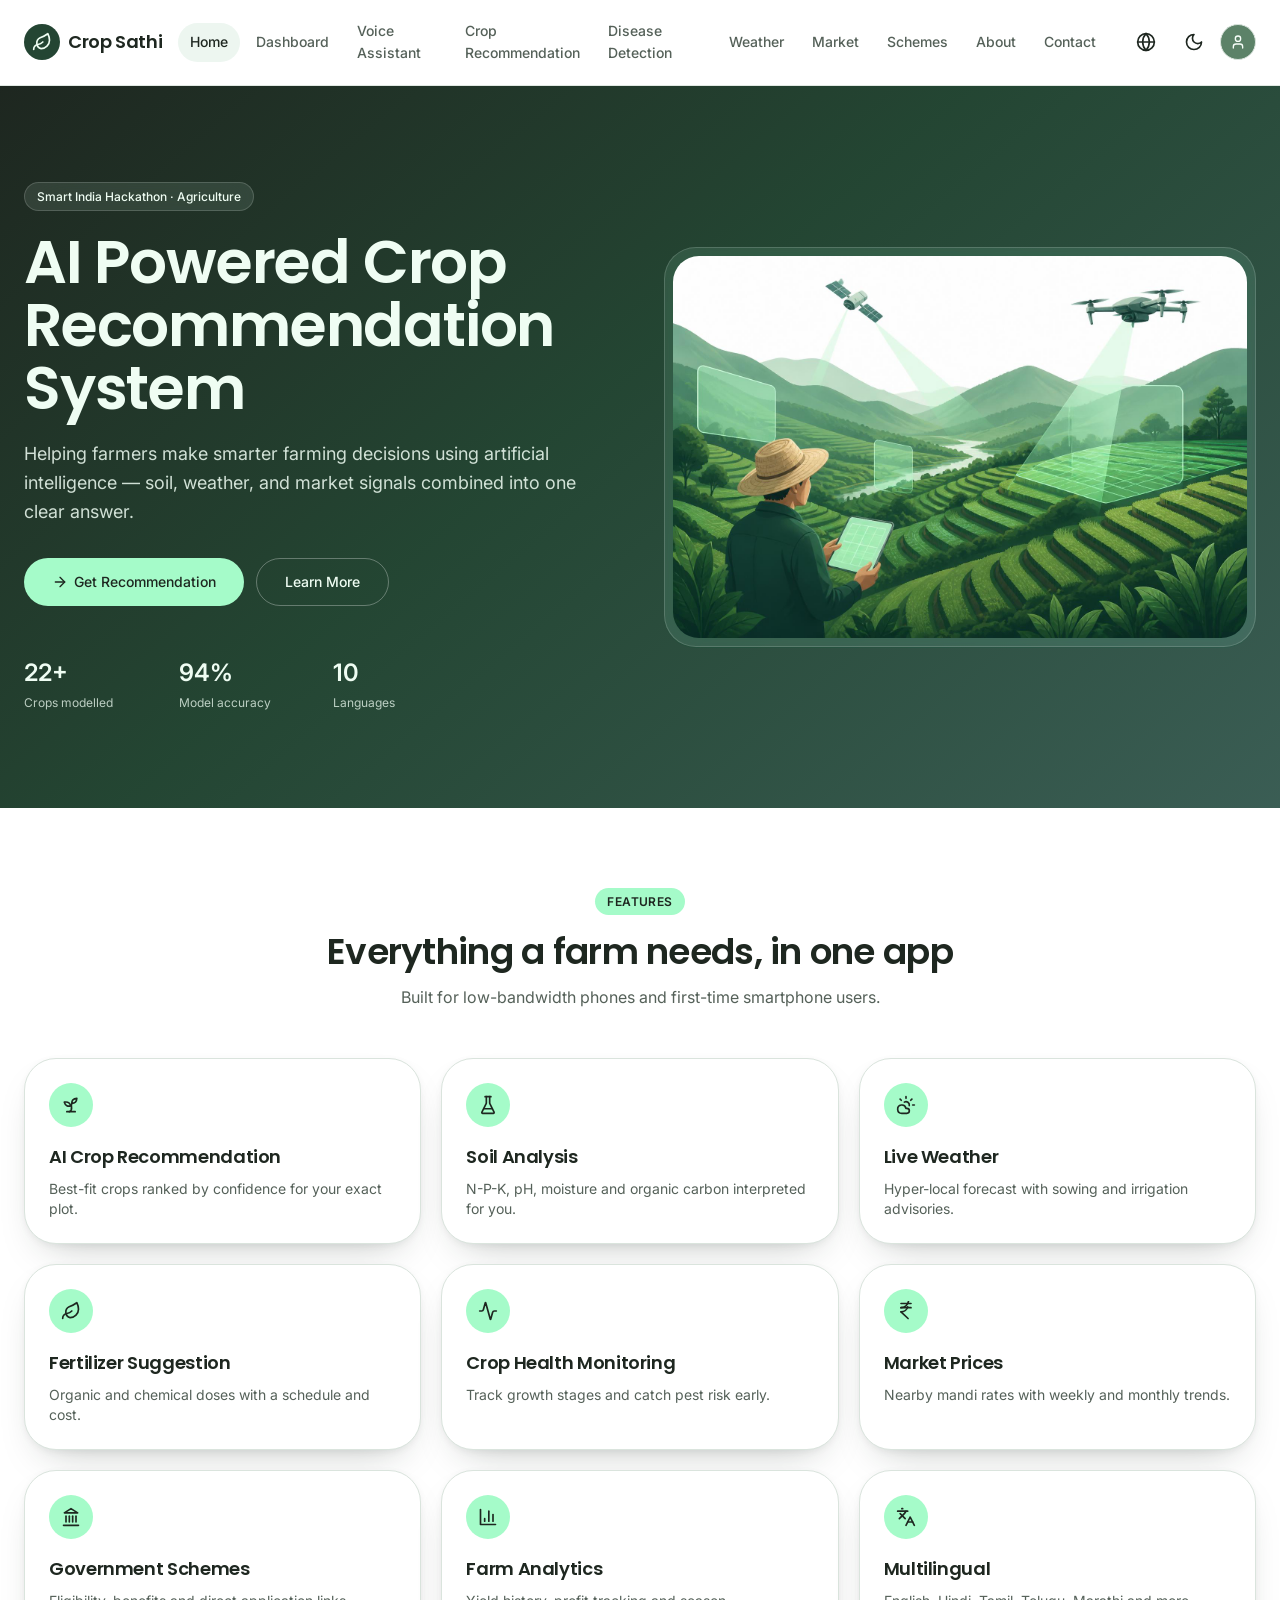
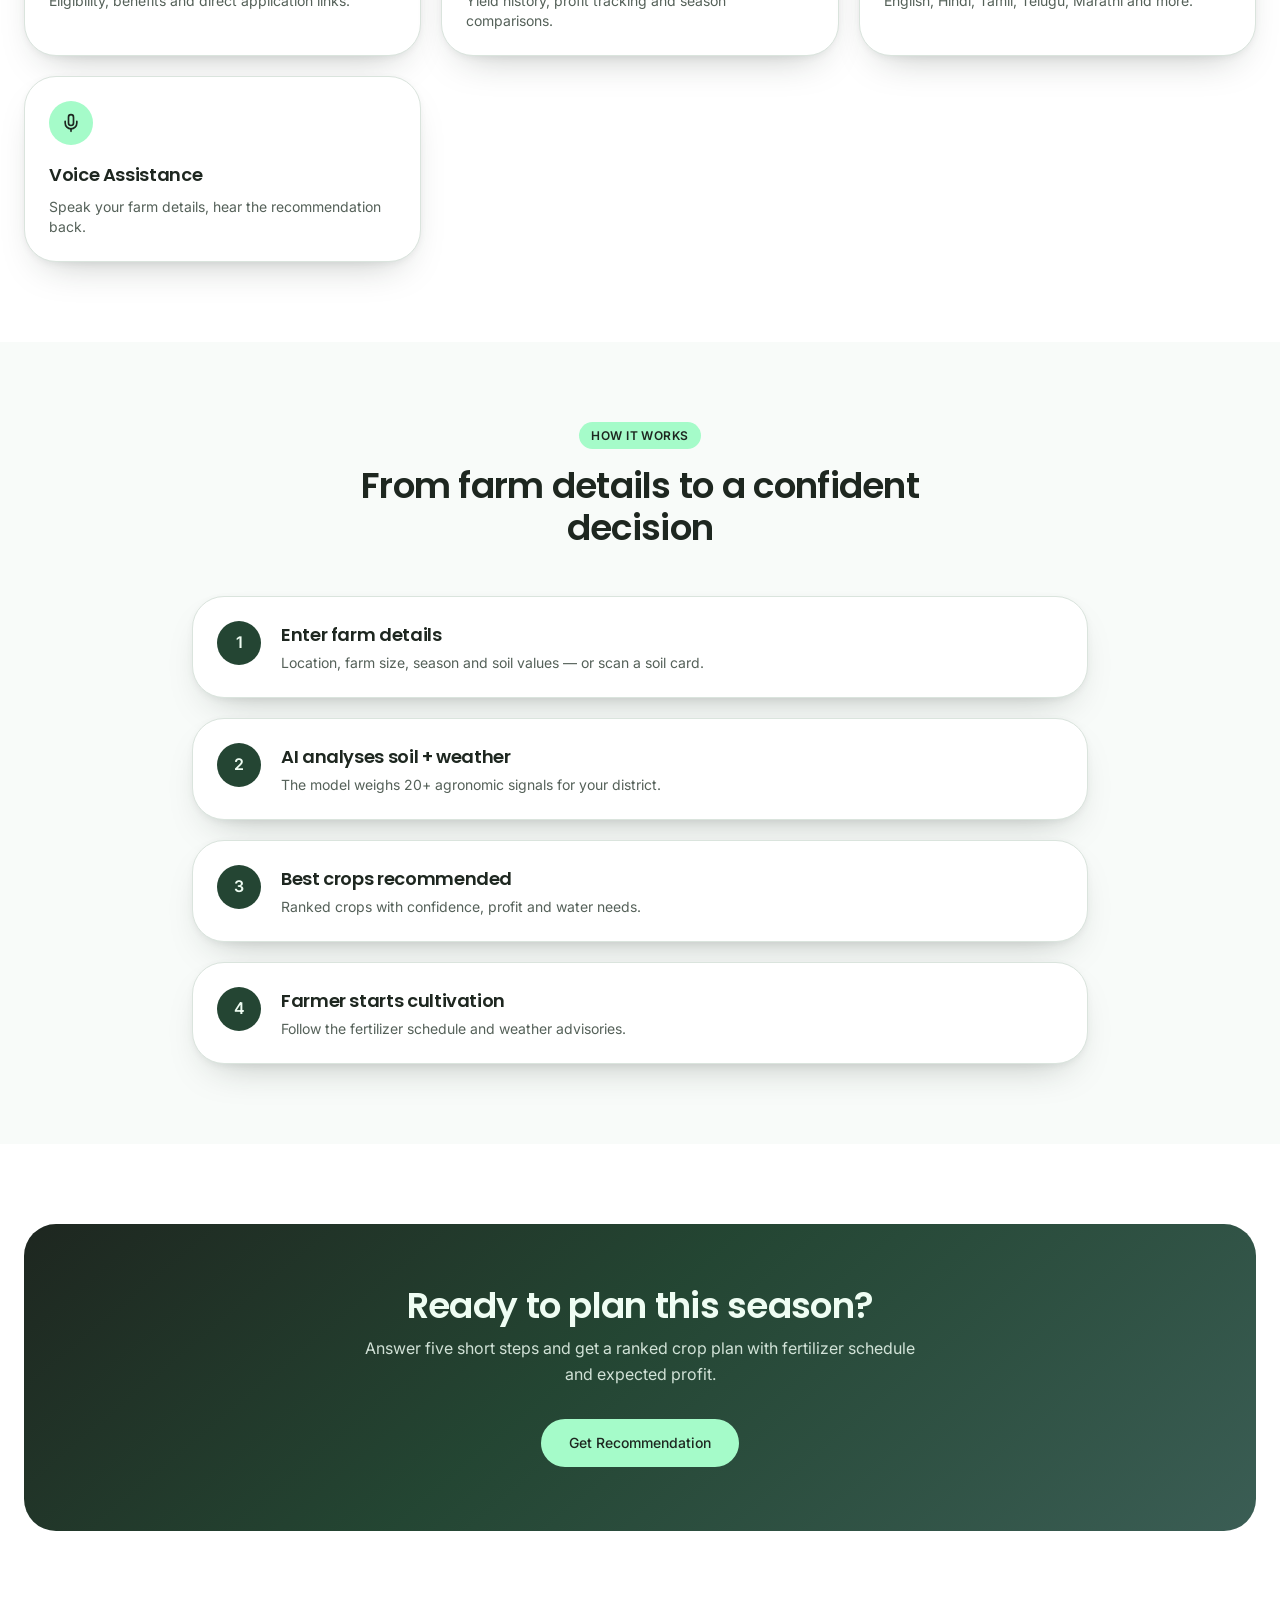
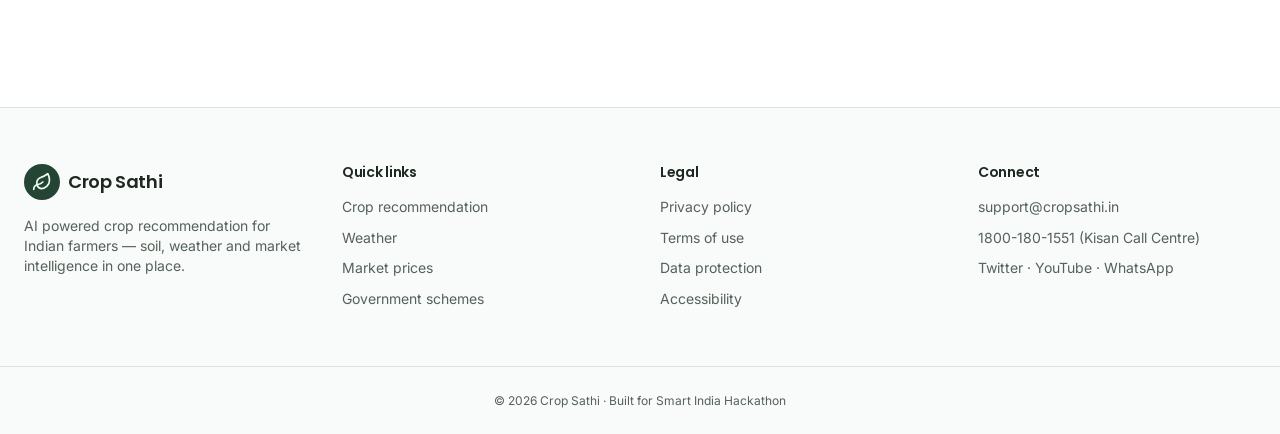
<file: frontend/index.html>
<!DOCTYPE html>
<html lang="en">
<head>
  <meta charset="UTF-8">
  <meta name="viewport" content="width=device-width, initial-scale=1.0">

  <!-- SEO -->
  <title>Crop Sathi — AI Crop Recommendation for Farmers</title>
  <meta name="description" content="AI powered crop recommendation, weather, mandi prices and government schemes for Indian farmers.">
  <meta name="author" content="Crop Sathi">
  <meta property="og:title" content="Crop Sathi — AI Crop Recommendation for Farmers">
  <meta property="og:description" content="Smarter farming decisions using artificial intelligence.">
  <meta property="og:type" content="website">
  <meta name="twitter:card" content="summary_large_image">

  <!-- Fonts -->
  <link rel="preconnect" href="https://fonts.googleapis.com">
  <link rel="preconnect" href="https://fonts.gstatic.com" crossorigin>
  <link rel="stylesheet" href="https://fonts.googleapis.com/css2?family=Inter:wght@400;500;600&family=Poppins:wght@500;600;700&display=swap">

  <!-- Favicon removed -->

  <!-- PWA Manifest -->
  <link rel="manifest" href="manifest.json">
  <meta name="theme-color" content="#294936">
  <meta name="apple-mobile-web-app-capable" content="yes">
  <meta name="apple-mobile-web-app-status-bar-style" content="black-translucent">

  <!-- Styles -->
  <link rel="stylesheet" href="css/style.css">
</head>
<body>

  <!-- SPA mount point -->
  <div id="app"></div>

  <!-- Scripts -->
  <script src="js/icons.js"></script>
  <script src="js/db.js"></script>
  <script src="js/cropData.js"></script>
  <script src="js/voice.js"></script>
  <script src="js/app.js"></script>

  <!-- Service Worker Registration -->
  <script>
    if ('serviceWorker' in navigator) {
      window.addEventListener('load', () => {
        navigator.serviceWorker.register('sw.js')
          .then(reg => console.log('SW registered:', reg.scope))
          .catch(err => console.warn('SW registration failed:', err));
      });
    }
  </script>
</body>
</html>
</file>
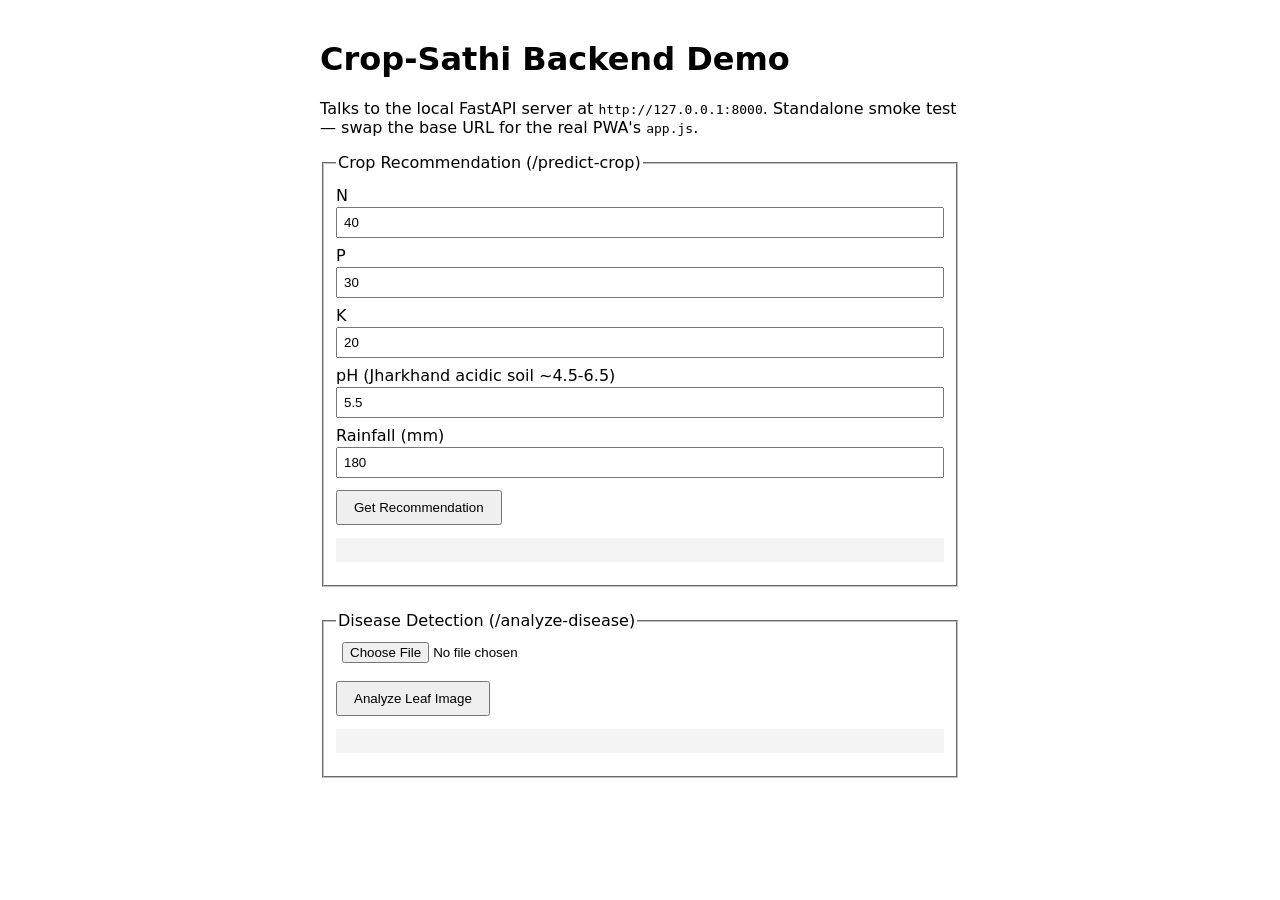
<file: backend/frontend/demo.html>
<!doctype html>
<html lang="en">
<head>
<meta charset="utf-8" />
<title>Crop-Sathi Backend Demo</title>
<style>
  body { font-family: system-ui, sans-serif; max-width: 640px; margin: 40px auto; padding: 0 16px; }
  fieldset { margin-bottom: 24px; }
  label { display: block; margin: 8px 0 2px; }
  input { width: 100%; padding: 6px; box-sizing: border-box; }
  button { margin-top: 12px; padding: 8px 16px; cursor: pointer; }
  pre { background: #f4f4f4; padding: 12px; overflow-x: auto; white-space: pre-wrap; }
</style>
</head>
<body>
<h1>Crop-Sathi Backend Demo</h1>
<p>Talks to the local FastAPI server at <code>http://127.0.0.1:8000</code>. Standalone smoke test — swap the base URL for the real PWA's <code>app.js</code>.</p>

<fieldset>
  <legend>Crop Recommendation (/predict-crop)</legend>
  <label>N</label><input id="N" type="number" value="40" />
  <label>P</label><input id="P" type="number" value="30" />
  <label>K</label><input id="K" type="number" value="20" />
  <label>pH (Jharkhand acidic soil ~4.5-6.5)</label><input id="ph" type="number" step="0.1" value="5.5" />
  <label>Rainfall (mm)</label><input id="rainfall" type="number" value="180" />
  <button onclick="predictCrop()">Get Recommendation</button>
  <pre id="cropOut"></pre>
</fieldset>

<fieldset>
  <legend>Disease Detection (/analyze-disease)</legend>
  <input id="imageFile" type="file" accept="image/*" />
  <button onclick="analyzeDisease()">Analyze Leaf Image</button>
  <pre id="diseaseOut"></pre>
</fieldset>

<script>
const BASE_URL = "http://127.0.0.1:8000";

async function predictCrop() {
  const body = {
    N: Number(document.getElementById("N").value),
    P: Number(document.getElementById("P").value),
    K: Number(document.getElementById("K").value),
    ph: Number(document.getElementById("ph").value),
    rainfall: Number(document.getElementById("rainfall").value),
  };
  const out = document.getElementById("cropOut");
  try {
    const res = await fetch(`${BASE_URL}/predict-crop`, {
      method: "POST",
      headers: { "Content-Type": "application/json" },
      body: JSON.stringify(body),
    });
    out.textContent = JSON.stringify(await res.json(), null, 2);
  } catch (e) {
    out.textContent = "Offline or server unreachable — queue this payload in IndexedDB for background sync.\n" + e;
  }
}

async function analyzeDisease() {
  const fileInput = document.getElementById("imageFile");
  const out = document.getElementById("diseaseOut");
  if (!fileInput.files.length) { out.textContent = "Pick an image first."; return; }
  const formData = new FormData();
  formData.append("file", fileInput.files[0]);
  try {
    const res = await fetch(`${BASE_URL}/analyze-disease?model=resnet50`, {
      method: "POST",
      body: formData,
    });
    out.textContent = JSON.stringify(await res.json(), null, 2);
  } catch (e) {
    out.textContent = "Offline or server unreachable — queue the image in IndexedDB for background sync.\n" + e;
  }
}
</script>
</body>
</html>
</file>
<file: frontend/css/style.css>
/* ================================================================
   Crop Sathi — Design System  (vanilla CSS, zero dependencies)
   Palette: #212922 dark-forest, #294936 deep-green, #3E6259 teal,
            #5B8266 sage, #AEF6C7 mint-accent, #FFFFFF white.
   ================================================================ */

/* ── Google Fonts (loaded in index.html, declared here) ── */
:root {
  /* ── Radii ── */
  --radius: 1.125rem;
  --radius-sm: calc(var(--radius) - 6px);
  --radius-md: calc(var(--radius) - 4px);
  --radius-lg: var(--radius);
  --radius-xl: calc(var(--radius) + 4px);
  --radius-2xl: calc(var(--radius) + 8px);
  --radius-3xl: calc(var(--radius) + 14px);

  /* ── Fonts ── */
  --font-sans: "Inter", ui-sans-serif, system-ui, -apple-system, sans-serif;
  --font-display: "Poppins", "Inter", ui-sans-serif, sans-serif;

  /* ── Light-mode colours (oklch) ── */
  --background: oklch(1 0 0);
  --foreground: oklch(0.26 0.018 152);
  --card: oklch(1 0 0);
  --card-foreground: oklch(0.26 0.018 152);
  --popover: oklch(1 0 0);
  --popover-foreground: oklch(0.26 0.018 152);

  --primary: oklch(0.36 0.052 158);
  --primary-foreground: oklch(0.98 0.02 155);
  --secondary: oklch(0.45 0.043 176);
  --secondary-foreground: oklch(0.98 0.02 155);
  --muted: oklch(0.965 0.012 155);
  --muted-foreground: oklch(0.48 0.02 155);
  --accent: oklch(0.92 0.108 158);
  --accent-foreground: oklch(0.26 0.018 152);

  --sage: oklch(0.57 0.058 155);
  --sage-foreground: oklch(0.99 0.01 155);
  --forest: oklch(0.26 0.018 152);
  --mint: oklch(0.92 0.108 158);

  --destructive: oklch(0.58 0.21 27);
  --destructive-foreground: oklch(0.99 0 0);
  --border: oklch(0.91 0.014 155);
  --input: oklch(0.91 0.014 155);
  --ring: oklch(0.57 0.058 155);

  --chart-1: oklch(0.36 0.052 158);
  --chart-2: oklch(0.57 0.058 155);
  --chart-3: oklch(0.45 0.043 176);
  --chart-4: oklch(0.78 0.13 150);
  --chart-5: oklch(0.86 0.1 100);

  /* ── Gradients & shadows ── */
  --gradient-hero: linear-gradient(
    140deg,
    oklch(0.26 0.018 152) 0%,
    oklch(0.36 0.052 158) 45%,
    oklch(0.45 0.043 176) 100%
  );
  --gradient-mint: linear-gradient(120deg, oklch(0.92 0.108 158), oklch(0.86 0.09 175));
  --shadow-soft: 0 2px 8px -2px oklch(0.26 0.018 152 / 0.08),
    0 18px 40px -22px oklch(0.26 0.018 152 / 0.35);
  --shadow-lift: 0 8px 20px -6px oklch(0.26 0.018 152 / 0.18),
    0 28px 60px -28px oklch(0.26 0.018 152 / 0.45);
}

/* ── Dark mode ── */
.dark {
  --background: oklch(0.23 0.016 152);
  --foreground: oklch(0.96 0.012 155);
  --card: oklch(0.29 0.03 156);
  --card-foreground: oklch(0.96 0.012 155);
  --popover: oklch(0.29 0.03 156);
  --popover-foreground: oklch(0.96 0.012 155);

  --primary: oklch(0.92 0.108 158);
  --primary-foreground: oklch(0.24 0.02 152);
  --secondary: oklch(0.45 0.043 176);
  --secondary-foreground: oklch(0.98 0.01 155);
  --muted: oklch(0.32 0.026 155);
  --muted-foreground: oklch(0.76 0.03 155);
  --accent: oklch(0.45 0.043 176);
  --accent-foreground: oklch(0.96 0.012 155);

  --sage: oklch(0.57 0.058 155);
  --sage-foreground: oklch(0.99 0.01 155);
  --forest: oklch(0.2 0.014 152);
  --mint: oklch(0.92 0.108 158);

  --destructive: oklch(0.65 0.19 25);
  --destructive-foreground: oklch(0.99 0 0);
  --border: oklch(1 0 0 / 12%);
  --input: oklch(1 0 0 / 16%);
  --ring: oklch(0.92 0.108 158);

  --chart-1: oklch(0.92 0.108 158);
  --chart-2: oklch(0.57 0.058 155);
  --chart-3: oklch(0.72 0.09 176);
  --chart-4: oklch(0.8 0.12 150);
  --chart-5: oklch(0.86 0.1 100);

  --shadow-soft: 0 2px 10px -2px oklch(0 0 0 / 0.4),
    0 20px 50px -24px oklch(0 0 0 / 0.7);
  --shadow-lift: 0 10px 24px -8px oklch(0 0 0 / 0.5),
    0 32px 70px -30px oklch(0 0 0 / 0.8);
}

/* ── Reset ── */
*,
*::before,
*::after {
  margin: 0;
  padding: 0;
  box-sizing: border-box;
  border-color: var(--border);
}

html {
  scroll-behavior: smooth;
  -webkit-text-size-adjust: 100%;
}

body {
  background-color: var(--background);
  color: var(--foreground);
  font-family: var(--font-sans);
  -webkit-font-smoothing: antialiased;
  -moz-osx-font-smoothing: grayscale;
  line-height: 1.6;
  min-height: 100vh;
}

h1, h2, h3, h4 {
  font-family: var(--font-display);
  letter-spacing: -0.02em;
  line-height: 1.15;
}

a {
  color: inherit;
  text-decoration: none;
}

img {
  max-width: 100%;
  height: auto;
  display: block;
}

ul, ol {
  list-style: none;
}

button {
  cursor: pointer;
  font: inherit;
  border: none;
  background: none;
}

input, textarea, select {
  font: inherit;
}

/* ================================================================
   LAYOUT UTILITIES
   ================================================================ */

.container {
  max-width: 80rem;
  margin-inline: auto;
  padding-inline: 1rem;
}

@media (min-width: 640px) {
  .container { padding-inline: 1.5rem; }
}

/* ── Grid helpers ── */
.grid { display: grid; gap: 1.25rem; }
.grid-2 { grid-template-columns: repeat(2, 1fr); }
.grid-3 { grid-template-columns: repeat(3, 1fr); }
.grid-4 { grid-template-columns: repeat(4, 1fr); }
.grid-7 { grid-template-columns: repeat(7, 1fr); }

@media (max-width: 1023px) {
  .lg-grid-3 { grid-template-columns: 1fr; }
  .lg-grid-7 { grid-template-columns: repeat(4, 1fr); }
  .lg-grid-2 { grid-template-columns: 1fr; }
  .lg-col-span-2 { grid-column: span 1; }
  .lg-col-span-3 { grid-column: span 1; }
}

@media (max-width: 639px) {
  .sm-grid-1 { grid-template-columns: 1fr; }
  .sm-grid-2 { grid-template-columns: repeat(2, 1fr); }
  .lg-grid-7 { grid-template-columns: repeat(2, 1fr); }
}

.flex { display: flex; }
.flex-wrap { flex-wrap: wrap; }
.items-center { align-items: center; }
.items-start { align-items: flex-start; }
.justify-between { justify-content: space-between; }
.justify-center { justify-content: center; }
.gap-1 { gap: 0.25rem; }
.gap-2 { gap: 0.5rem; }
.gap-3 { gap: 0.75rem; }
.gap-4 { gap: 1rem; }
.gap-5 { gap: 1.25rem; }
.gap-6 { gap: 1.5rem; }
.gap-10 { gap: 2.5rem; }
.gap-12 { gap: 3rem; }

.text-center { text-align: center; }
.text-left { text-align: left; }
.text-xs { font-size: 0.75rem; line-height: 1rem; }
.text-sm { font-size: 0.875rem; line-height: 1.25rem; }
.text-base { font-size: 1rem; line-height: 1.5rem; }
.text-lg { font-size: 1.125rem; line-height: 1.75rem; }
.text-xl { font-size: 1.25rem; line-height: 1.75rem; }
.text-2xl { font-size: 1.5rem; line-height: 2rem; }
.text-3xl { font-size: 1.875rem; line-height: 2.25rem; }
.text-4xl { font-size: 2.25rem; line-height: 2.5rem; }
.text-6xl { font-size: 3.75rem; line-height: 1; }
.text-7xl { font-size: 4.5rem; line-height: 1; }

.font-medium { font-weight: 500; }
.font-semibold { font-weight: 600; }
.font-bold { font-weight: 700; }

.w-full { width: 100%; }
.min-w-0 { min-width: 0; }
.max-w-md { max-width: 28rem; }
.max-w-xl { max-width: 36rem; }
.max-w-2xl { max-width: 42rem; }
.max-w-4xl { max-width: 56rem; }

.mx-auto { margin-inline: auto; }
.mt-1 { margin-top: 0.25rem; }
.mt-2 { margin-top: 0.5rem; }
.mt-3 { margin-top: 0.75rem; }
.mt-4 { margin-top: 1rem; }
.mt-5 { margin-top: 1.25rem; }
.mt-6 { margin-top: 1.5rem; }
.mt-8 { margin-top: 2rem; }
.mt-10 { margin-top: 2.5rem; }
.mt-12 { margin-top: 3rem; }
.mt-24 { margin-top: 6rem; }
.mb-8 { margin-bottom: 2rem; }
.mb-12 { margin-bottom: 3rem; }

.p-2 { padding: 0.5rem; }
.p-3 { padding: 0.75rem; }
.p-4 { padding: 1rem; }
.p-5 { padding: 1.25rem; }
.p-6 { padding: 1.5rem; }
.p-8 { padding: 2rem; }

.px-3 { padding-inline: 0.75rem; }
.px-4 { padding-inline: 1rem; }
.px-7 { padding-inline: 1.75rem; }
.px-8 { padding-inline: 2rem; }
.py-1 { padding-block: 0.25rem; }
.py-2 { padding-block: 0.5rem; }
.py-3 { padding-block: 0.75rem; }
.py-6 { padding-block: 1.5rem; }
.py-10 { padding-block: 2.5rem; }
.py-12 { padding-block: 3rem; }
.py-14 { padding-block: 3.5rem; }
.py-16 { padding-block: 4rem; }

.shrink-0 { flex-shrink: 0; }
.truncate { overflow: hidden; text-overflow: ellipsis; white-space: nowrap; }
.overflow-hidden { overflow: hidden; }
.overflow-x-auto { overflow-x: auto; }
.relative { position: relative; }
.sticky { position: sticky; }
.top-0 { top: 0; }
.hidden { display: none; }
.border-t { border-top: 1px solid var(--border); }
.border { border: 1px solid var(--border); }
.rounded-full { border-radius: 9999px; }

/* ================================================================
   COLOUR UTILITIES
   ================================================================ */

.text-primary { color: var(--primary); }
.text-primary-foreground { color: var(--primary-foreground); }
.text-muted-foreground { color: var(--muted-foreground); }
.text-foreground { color: var(--foreground); }
.text-accent-foreground { color: var(--accent-foreground); }
.text-destructive { color: var(--destructive); }

.bg-background { background-color: var(--background); }
.bg-card { background-color: var(--card); }
.bg-muted { background-color: var(--muted); }
.bg-accent { background-color: var(--accent); }
.bg-primary { background-color: var(--primary); }
.bg-sage { background-color: var(--sage); }

/* ================================================================
   COMPONENT: GRADIENT HERO
   ================================================================ */

.gradient-hero {
  background-image: var(--gradient-hero);
}

.gradient-mint {
  background-image: var(--gradient-mint);
}

/* ================================================================
   COMPONENT: GLASSMORPHISM
   ================================================================ */

.glass {
  background-color: color-mix(in oklab, var(--card) 65%, transparent);
  backdrop-filter: blur(18px) saturate(150%);
  border-bottom: 1px solid color-mix(in oklab, var(--border) 80%, transparent);
}

.glass-dark {
  background-color: oklch(1 0 0 / 0.1);
  backdrop-filter: blur(18px) saturate(150%);
  border: 1px solid oklch(1 0 0 / 0.16);
}

/* ================================================================
   COMPONENT: SHADOWS
   ================================================================ */

.shadow-soft { box-shadow: var(--shadow-soft); }
.shadow-lift { box-shadow: var(--shadow-lift); }

/* ================================================================
   COMPONENT: CARD
   ================================================================ */

.card {
  background-color: var(--card);
  color: var(--card-foreground);
  border-radius: var(--radius-3xl);
  border: 1px solid var(--border);
}

.card-lift {
  transition:
    transform 0.35s cubic-bezier(0.22, 1, 0.36, 1),
    box-shadow 0.35s cubic-bezier(0.22, 1, 0.36, 1);
}

.card-lift:hover {
  transform: translateY(-6px);
  box-shadow: var(--shadow-lift);
}

/* ================================================================
   COMPONENT: BUTTON
   ================================================================ */

.btn {
  display: inline-flex;
  align-items: center;
  justify-content: center;
  gap: 0.375rem;
  font-weight: 500;
  font-size: 0.875rem;
  border-radius: 9999px;
  padding: 0.625rem 1.75rem;
  height: 3rem;
  transition: background-color 0.2s, color 0.2s, opacity 0.2s, box-shadow 0.2s;
  white-space: nowrap;
  user-select: none;
}

.btn:disabled {
  opacity: 0.5;
  cursor: not-allowed;
}

.btn-primary {
  background-color: var(--primary);
  color: var(--primary-foreground);
}
.btn-primary:hover:not(:disabled) { opacity: 0.9; }

.btn-accent {
  background-color: var(--accent);
  color: var(--accent-foreground);
}
.btn-accent:hover:not(:disabled) { opacity: 0.9; }

.btn-outline {
  background: transparent;
  border: 1px solid var(--border);
  color: var(--foreground);
}
.btn-outline:hover:not(:disabled) {
  background-color: var(--muted);
}

.btn-ghost {
  background: transparent;
  color: var(--foreground);
}
.btn-ghost:hover:not(:disabled) {
  background-color: var(--muted);
}

.btn-destructive {
  background-color: var(--destructive);
  color: var(--destructive-foreground);
}

.btn-hero-outline {
  background: transparent;
  border: 1px solid oklch(1 0 0 / 0.3);
  color: var(--primary-foreground);
}
.btn-hero-outline:hover { background: oklch(1 0 0 / 0.1); }

.btn-sm {
  height: 2.25rem;
  padding: 0.375rem 1rem;
  font-size: 0.8125rem;
}

.btn-icon {
  width: 2.75rem;
  height: 2.75rem;
  padding: 0;
  border-radius: var(--radius-lg);
  display: inline-flex;
  align-items: center;
  justify-content: center;
}

/* ================================================================
   COMPONENT: INPUT
   ================================================================ */

.input {
  width: 100%;
  height: 3rem;
  padding: 0.5rem 1rem;
  border: 1px solid var(--input);
  border-radius: var(--radius-2xl);
  background: transparent;
  color: var(--foreground);
  font-size: 0.875rem;
  outline: none;
  transition: border-color 0.2s, box-shadow 0.2s;
}

.input:focus {
  border-color: var(--ring);
  box-shadow: 0 0 0 3px oklch(0.57 0.058 155 / 0.18);
}

.input::placeholder {
  color: var(--muted-foreground);
  opacity: 0.6;
}

.textarea {
  width: 100%;
  padding: 0.75rem 1rem;
  border: 1px solid var(--input);
  border-radius: var(--radius-2xl);
  background: transparent;
  color: var(--foreground);
  font-size: 0.875rem;
  outline: none;
  resize: vertical;
  min-height: 7.5rem;
  transition: border-color 0.2s, box-shadow 0.2s;
}

.textarea:focus {
  border-color: var(--ring);
  box-shadow: 0 0 0 3px oklch(0.57 0.058 155 / 0.18);
}

.label {
  font-size: 0.875rem;
  font-weight: 500;
  color: var(--foreground);
  display: block;
  margin-bottom: 0.375rem;
}

.field-error {
  font-size: 0.8125rem;
  color: var(--destructive);
  margin-top: 0.25rem;
}

/* ================================================================
   COMPONENT: BADGE
   ================================================================ */

.badge {
  display: inline-flex;
  align-items: center;
  gap: 0.25rem;
  font-size: 0.75rem;
  font-weight: 600;
  border-radius: 9999px;
  padding: 0.25rem 0.75rem;
  white-space: nowrap;
  line-height: 1.4;
}

.badge-default {
  background-color: var(--primary);
  color: var(--primary-foreground);
}

.badge-secondary {
  background-color: var(--secondary);
  color: var(--secondary-foreground);
}

.badge-outline {
  background: transparent;
  border: 1px solid var(--border);
  color: var(--muted-foreground);
}

.badge-destructive {
  background-color: var(--destructive);
  color: var(--destructive-foreground);
}

.badge-accent {
  background-color: var(--accent);
  color: var(--accent-foreground);
}

/* ================================================================
   COMPONENT: PROGRESS BAR
   ================================================================ */

.progress {
  width: 100%;
  height: 0.5rem;
  background-color: var(--muted);
  border-radius: 9999px;
  overflow: hidden;
}

.progress-bar {
  height: 100%;
  background-color: var(--primary);
  border-radius: 9999px;
  transition: width 0.5s cubic-bezier(0.22, 1, 0.36, 1);
}

/* ================================================================
   COMPONENT: TABS
   ================================================================ */

.tabs-list {
  display: grid;
  grid-template-columns: repeat(3, 1fr);
  background-color: var(--muted);
  border-radius: var(--radius-2xl);
  padding: 0.25rem;
  gap: 0.25rem;
}

.tab-trigger {
  padding: 0.5rem 1rem;
  font-size: 0.875rem;
  font-weight: 500;
  border-radius: calc(var(--radius-2xl) - 0.25rem);
  color: var(--muted-foreground);
  background: transparent;
  transition: background-color 0.2s, color 0.2s;
  text-align: center;
}

.tab-trigger:hover {
  color: var(--foreground);
}

.tab-trigger.active {
  background-color: var(--card);
  color: var(--foreground);
  box-shadow: 0 1px 3px oklch(0 0 0 / 0.08);
}

.tab-content {
  display: none;
}

.tab-content.active {
  display: block;
}

/* ================================================================
   COMPONENT: ACCORDION
   ================================================================ */

.accordion-item {
  border-bottom: 1px solid var(--border);
}

.accordion-trigger {
  width: 100%;
  display: flex;
  align-items: center;
  justify-content: space-between;
  padding: 1rem 0;
  font-size: 0.9375rem;
  font-weight: 500;
  text-align: left;
  color: var(--foreground);
  background: none;
  cursor: pointer;
}

.accordion-trigger svg {
  transition: transform 0.3s;
  flex-shrink: 0;
  width: 1rem;
  height: 1rem;
  color: var(--muted-foreground);
}

.accordion-trigger.open svg {
  transform: rotate(180deg);
}

.accordion-content {
  overflow: hidden;
  max-height: 0;
  transition: max-height 0.35s ease, padding 0.35s ease;
  color: var(--muted-foreground);
  font-size: 0.875rem;
  line-height: 1.6;
}

.accordion-content.open {
  max-height: 300px;
  padding-bottom: 1rem;
}

/* ================================================================
   COMPONENT: CHECKBOX
   ================================================================ */

.checkbox {
  appearance: none;
  width: 1rem;
  height: 1rem;
  border: 2px solid var(--border);
  border-radius: var(--radius-sm);
  cursor: pointer;
  position: relative;
  vertical-align: middle;
}

.checkbox:checked {
  background-color: var(--primary);
  border-color: var(--primary);
}

.checkbox:checked::after {
  content: "";
  position: absolute;
  left: 3px;
  top: 0px;
  width: 5px;
  height: 9px;
  border: solid var(--primary-foreground);
  border-width: 0 2px 2px 0;
  transform: rotate(45deg);
}

/* ================================================================
   COMPONENT: TABLE
   ================================================================ */

.table {
  width: 100%;
  border-collapse: collapse;
  font-size: 0.875rem;
  min-width: 560px;
}

.table th {
  text-align: left;
  font-weight: 500;
  color: var(--muted-foreground);
  padding: 0.5rem 0;
}

.table td {
  padding: 0.75rem 0;
}

.table tbody tr {
  border-top: 1px solid var(--border);
}

.table td.font-medium {
  font-weight: 500;
}

/* ================================================================
   COMPONENT: SKELETON LOADER
   ================================================================ */

.skeleton {
  background: linear-gradient(
    90deg,
    var(--muted) 25%,
    color-mix(in oklab, var(--muted) 70%, transparent) 50%,
    var(--muted) 75%
  );
  background-size: 200% 100%;
  animation: skeleton-shimmer 1.5s infinite;
  border-radius: var(--radius-3xl);
}

@keyframes skeleton-shimmer {
  0% { background-position: 200% 0; }
  100% { background-position: -200% 0; }
}

/* ================================================================
   COMPONENT: TOAST
   ================================================================ */

.toast-container {
  position: fixed;
  top: 1rem;
  left: 50%;
  transform: translateX(-50%);
  z-index: 9999;
  display: flex;
  flex-direction: column;
  gap: 0.5rem;
  pointer-events: none;
}

.toast {
  pointer-events: auto;
  padding: 0.75rem 1.25rem;
  border-radius: var(--radius-2xl);
  font-size: 0.875rem;
  font-weight: 500;
  box-shadow: var(--shadow-lift);
  animation: toast-in 0.35s ease, toast-out 0.3s ease 2.7s forwards;
  max-width: 26rem;
  text-align: center;
}

.toast-success {
  background-color: var(--primary);
  color: var(--primary-foreground);
}

.toast-error {
  background-color: var(--destructive);
  color: var(--destructive-foreground);
}

.toast-info {
  background-color: var(--card);
  color: var(--foreground);
  border: 1px solid var(--border);
}

@keyframes toast-in {
  from { opacity: 0; transform: translateY(-16px); }
  to { opacity: 1; transform: translateY(0); }
}

@keyframes toast-out {
  from { opacity: 1; }
  to { opacity: 0; transform: translateY(-10px); }
}

/* ================================================================
   COMPONENT: DROPDOWN
   ================================================================ */

.dropdown {
  position: relative;
  display: inline-block;
}

.dropdown-menu {
  position: absolute;
  top: 100%;
  right: 0;
  margin-top: 0.25rem;
  min-width: 10rem;
  background-color: var(--popover);
  color: var(--popover-foreground);
  border: 1px solid var(--border);
  border-radius: var(--radius-lg);
  box-shadow: var(--shadow-soft);
  padding: 0.25rem;
  z-index: 100;
  opacity: 0;
  visibility: hidden;
  transform: translateY(-4px);
  transition: opacity 0.15s, transform 0.15s, visibility 0.15s;
}

.dropdown-menu.open {
  opacity: 1;
  visibility: visible;
  transform: translateY(0);
}

.dropdown-item {
  display: flex;
  align-items: center;
  gap: 0.5rem;
  width: 100%;
  padding: 0.5rem 0.75rem;
  font-size: 0.875rem;
  border-radius: var(--radius-sm);
  color: var(--popover-foreground);
  cursor: pointer;
  background: none;
  border: none;
  text-align: left;
}

.dropdown-item:hover {
  background-color: var(--muted);
}

/* ================================================================
   COMPONENT: AVATAR
   ================================================================ */

.avatar {
  width: 2.25rem;
  height: 2.25rem;
  border-radius: 9999px;
  border: 1px solid var(--border);
  display: grid;
  place-items: center;
  background-color: var(--sage);
  color: var(--sage-foreground);
  font-size: 0.75rem;
  font-weight: 600;
  flex-shrink: 0;
}

/* ================================================================
   NAVBAR
   ================================================================ */

.navbar {
  position: sticky;
  top: 0;
  z-index: 50;
}

.navbar-inner {
  max-width: 80rem;
  margin-inline: auto;
  display: flex;
  align-items: center;
  gap: 1rem;
  padding: 0.75rem 1rem;
}

@media (min-width: 640px) {
  .navbar-inner { padding-inline: 1.5rem; }
}

.navbar-brand {
  display: flex;
  align-items: center;
  gap: 0.5rem;
  flex-shrink: 0;
}

.navbar-brand-icon {
  width: 2.25rem;
  height: 2.25rem;
  display: grid;
  place-items: center;
  border-radius: var(--radius-xl);
  background-color: var(--primary);
  color: var(--primary-foreground);
}

.navbar-brand-text {
  font-family: var(--font-display);
  font-size: 1.125rem;
  font-weight: 600;
  letter-spacing: -0.02em;
}

.navbar-links {
  display: none;
  align-items: center;
  gap: 0.25rem;
  margin-inline: auto;
}

@media (min-width: 1280px) {
  .navbar-links { display: flex; }
}

.navbar-link {
  padding: 0.5rem 0.75rem;
  font-size: 0.875rem;
  font-weight: 500;
  color: var(--muted-foreground);
  border-radius: 9999px;
  transition: background-color 0.2s, color 0.2s;
}

.navbar-link:hover,
.navbar-link.active {
  background-color: var(--muted);
  color: var(--foreground);
}

.navbar-actions {
  display: flex;
  align-items: center;
  gap: 0.25rem;
  margin-left: auto;
}

@media (min-width: 1280px) {
  .navbar-actions { margin-left: 0; }
}

.navbar-hamburger {
  display: flex;
}

@media (min-width: 1280px) {
  .navbar-hamburger { display: none; }
}

.mobile-nav {
  display: none;
  border-top: 1px solid var(--border);
  padding: 0.5rem 1rem 1rem;
}

.mobile-nav.open {
  display: block;
}

@media (min-width: 1280px) {
  .mobile-nav { display: none !important; }
}

.mobile-nav-link {
  display: block;
  padding: 0.75rem;
  font-size: 0.875rem;
  font-weight: 500;
  color: var(--muted-foreground);
  border-radius: var(--radius-xl);
  transition: background-color 0.15s;
}

.mobile-nav-link:hover,
.mobile-nav-link.active {
  background-color: var(--muted);
  color: var(--foreground);
}

/* ================================================================
   FOOTER
   ================================================================ */

.footer {
  margin-top: 6rem;
  border-top: 1px solid var(--border);
  background-color: color-mix(in oklab, var(--muted) 40%, transparent);
}

.footer-grid {
  max-width: 80rem;
  margin-inline: auto;
  display: grid;
  gap: 2.5rem;
  padding: 3.5rem 1rem;
}

@media (min-width: 640px) {
  .footer-grid { padding-inline: 1.5rem; }
}

@media (min-width: 768px) {
  .footer-grid { grid-template-columns: repeat(4, 1fr); }
}

.footer-heading {
  font-size: 0.875rem;
  font-weight: 600;
}

.footer-links {
  margin-top: 1rem;
  display: grid;
  gap: 0.5rem;
  font-size: 0.875rem;
  color: var(--muted-foreground);
}

.footer-links a:hover { color: var(--foreground); }

.footer-bottom {
  border-top: 1px solid var(--border);
  padding: 1.5rem 0;
  text-align: center;
  font-size: 0.75rem;
  color: var(--muted-foreground);
}

/* ================================================================
   PAGE HEADER
   ================================================================ */

.page-header {
  background-image: var(--gradient-hero);
  color: var(--primary-foreground);
}

.page-header-inner {
  max-width: 80rem;
  margin-inline: auto;
  padding: 3.5rem 1rem;
}

@media (min-width: 640px) {
  .page-header-inner { padding: 5rem 1.5rem; }
}

.page-header h1 {
  font-size: 1.875rem;
  font-weight: 600;
}

@media (min-width: 640px) {
  .page-header h1 { font-size: 3rem; }
}

.page-header p {
  margin-top: 0.75rem;
  max-width: 42rem;
  font-size: 0.875rem;
  opacity: 0.8;
}

@media (min-width: 640px) {
  .page-header p { font-size: 1rem; }
}

/* ================================================================
   SECTION
   ================================================================ */

.section {
  max-width: 80rem;
  margin-inline: auto;
  padding: 4rem 1rem;
}

@media (min-width: 640px) {
  .section { padding: 5rem 1.5rem; }
}

.section-header {
  max-width: 42rem;
  margin-inline: auto;
  margin-bottom: 3rem;
  text-align: center;
}

.section-eyebrow {
  display: inline-flex;
  border-radius: 9999px;
  background-color: var(--accent);
  padding: 0.25rem 0.75rem;
  font-size: 0.75rem;
  font-weight: 600;
  letter-spacing: 0.04em;
  text-transform: uppercase;
  color: var(--accent-foreground);
}

.section-title {
  margin-top: 1rem;
  font-size: 1.875rem;
  font-weight: 600;
}

@media (min-width: 640px) {
  .section-title { font-size: 2.25rem; }
}

.section-subtitle {
  margin-top: 0.75rem;
  color: var(--muted-foreground);
}

/* ================================================================
   HERO
   ================================================================ */

.hero {
  position: relative;
  overflow: hidden;
}

.hero-grid {
  max-width: 80rem;
  margin-inline: auto;
  display: grid;
  align-items: center;
  gap: 3rem;
  padding: 4rem 1rem;
}

@media (min-width: 640px) {
  .hero-grid { padding: 6rem 1.5rem; }
}

@media (min-width: 1024px) {
  .hero-grid { grid-template-columns: 1fr 1fr; }
}

.hero-tag {
  display: inline-flex;
  border-radius: 9999px;
  padding: 0.25rem 0.75rem;
  font-size: 0.75rem;
  font-weight: 500;
}

.hero-title {
  margin-top: 1.25rem;
  font-size: 2.25rem;
  font-weight: 600;
  line-height: 1.05;
}

@media (min-width: 640px) {
  .hero-title { font-size: 3.75rem; }
}

.hero-subtitle {
  margin-top: 1.25rem;
  max-width: 36rem;
  font-size: 1rem;
  opacity: 0.85;
}

@media (min-width: 640px) {
  .hero-subtitle { font-size: 1.125rem; }
}

.hero-stats {
  margin-top: 3rem;
  display: grid;
  grid-template-columns: repeat(3, 1fr);
  gap: 1rem;
  max-width: 28rem;
}

.hero-stats dt {
  font-size: 1.5rem;
  font-weight: 600;
}

.hero-stats dd {
  font-size: 0.75rem;
  opacity: 0.75;
}

.hero-image-wrap {
  border-radius: var(--radius-3xl);
  padding: 0.5rem;
  overflow: hidden;
}

.hero-image-wrap img {
  border-radius: var(--radius-2xl);
  object-fit: cover;
  width: 100%;
}

/* ================================================================
   FEATURE CARD ICON
   ================================================================ */

.feature-icon {
  width: 2.75rem;
  height: 2.75rem;
  display: grid;
  place-items: center;
  border-radius: var(--radius-2xl);
  background-color: var(--accent);
  color: var(--accent-foreground);
}

.feature-icon svg { width: 1.25rem; height: 1.25rem; }

/* ================================================================
   STEP NUMBER
   ================================================================ */

.step-number {
  width: 2.75rem;
  height: 2.75rem;
  display: grid;
  place-items: center;
  border-radius: var(--radius-2xl);
  background-color: var(--primary);
  color: var(--primary-foreground);
  font-weight: 600;
  flex-shrink: 0;
}

/* ================================================================
   RESULT CARD (crop recommendation result)
   ================================================================ */

.result-emoji {
  width: 6rem;
  height: 6rem;
  display: grid;
  place-items: center;
  border-radius: var(--radius-3xl);
  background: oklch(1 0 0 / 0.1);
  font-size: 3.75rem;
  flex-shrink: 0;
}

.result-meta-grid {
  display: grid;
  grid-template-columns: repeat(2, 1fr);
  gap: 0.75rem;
  font-size: 0.875rem;
}

.result-meta-item {
  border-radius: var(--radius-2xl);
  padding: 0.75rem;
}

.result-meta-item dt {
  font-size: 0.75rem;
  opacity: 0.7;
}

.result-meta-item dd {
  font-weight: 500;
}

/* ================================================================
   PREFERENCE CHIP
   ================================================================ */

.pref-chip {
  border: 1px solid var(--border);
  border-radius: var(--radius-2xl);
  padding: 1rem;
  text-align: left;
  font-size: 0.875rem;
  font-weight: 500;
  cursor: pointer;
  transition: background-color 0.2s, border-color 0.2s;
}

.pref-chip:hover {
  background-color: var(--muted);
}

.pref-chip.active {
  border-color: var(--primary);
  background-color: var(--accent);
  color: var(--accent-foreground);
}

/* ================================================================
   SEARCH INPUT (with icon)
   ================================================================ */

.search-wrap {
  position: relative;
  max-width: 28rem;
}

.search-wrap svg {
  position: absolute;
  top: 50%;
  left: 0.75rem;
  transform: translateY(-50%);
  width: 1rem;
  height: 1rem;
  color: var(--muted-foreground);
}

.search-wrap .input {
  padding-left: 2.5rem;
}

/* ================================================================
   CHART CANVAS
   ================================================================ */

.chart-container {
  width: 100%;
  height: 18rem;
  margin-top: 1.5rem;
}

.chart-container canvas {
  width: 100% !important;
  height: 100% !important;
}

/* ================================================================
   MAP EMBED
   ================================================================ */

.map-embed {
  overflow: hidden;
  border-radius: var(--radius-2xl);
  border: 1px solid var(--border);
  margin-top: 1.25rem;
}

.map-embed iframe {
  width: 100%;
  height: 14rem;
  border: 0;
}

/* ================================================================
   CTA BANNER
   ================================================================ */

.cta-banner {
  border-radius: 2rem;
  padding: 4rem 1.5rem;
  text-align: center;
}

/* ================================================================
   SCROLL ANIMATIONS (IntersectionObserver driven)
   ================================================================ */

.anim-fade-up {
  opacity: 0;
  transform: translateY(20px);
  transition: opacity 0.5s ease, transform 0.5s ease;
}

.anim-fade-up.visible {
  opacity: 1;
  transform: translateY(0);
}

.anim-fade-left {
  opacity: 0;
  transform: translateX(-16px);
  transition: opacity 0.45s ease, transform 0.45s ease;
}

.anim-fade-left.visible {
  opacity: 1;
  transform: translateX(0);
}

.anim-scale-in {
  opacity: 0;
  transform: scale(0.96);
  transition: opacity 0.7s ease, transform 0.7s ease;
}

.anim-scale-in.visible {
  opacity: 1;
  transform: scale(1);
}

/* Stagger delays */
.delay-1 { transition-delay: 0.06s; }
.delay-2 { transition-delay: 0.12s; }
.delay-3 { transition-delay: 0.18s; }
.delay-4 { transition-delay: 0.24s; }
.delay-5 { transition-delay: 0.3s; }

/* ================================================================
   RESPONSIVE HELPERS
   ================================================================ */

@media (max-width: 639px) {
  .hero-title { font-size: 2rem; }
  .hero-stats { grid-template-columns: repeat(3, 1fr); gap: 0.75rem; }
  .hero-stats dt { font-size: 1.25rem; }
  .result-emoji { width: 4rem; height: 4rem; font-size: 2.5rem; }
  .result-meta-grid { grid-template-columns: 1fr; }
}

/* Quick action card */
.quick-action {
  display: grid;
  gap: 0.5rem;
  border-radius: var(--radius-2xl);
  border: 1px solid var(--border);
  padding: 1rem;
  font-size: 0.875rem;
  font-weight: 500;
  transition: border-color 0.2s;
}

.quick-action:hover {
  border-color: color-mix(in oklab, var(--primary) 40%, transparent);
}

.quick-action svg {
  color: var(--primary);
}

/* Notification item */
.notification-item {
  border-radius: var(--radius-2xl);
  border: 1px solid var(--border);
  padding: 1rem;
}

/* Advisory card */
.advisory-card {
  background-color: color-mix(in oklab, var(--accent) 60%, transparent);
  border-radius: var(--radius-3xl);
  padding: 1.5rem;
}

.advisory-card h2 {
  color: var(--accent-foreground);
}

.advisory-card li {
  color: var(--accent-foreground);
  font-size: 0.875rem;
  padding: 0.25rem 0;
}

/* Muted bg section */
.bg-muted-40 {
  background-color: color-mix(in oklab, var(--muted) 40%, transparent);
}

/* Search icon positioning fix */
.input-with-icon {
  padding-left: 2.5rem;
}

/* SVG icon base size */
.icon { width: 1.25rem; height: 1.25rem; }
.icon-sm { width: 0.75rem; height: 0.75rem; }
.icon-lg { width: 1.5rem; height: 1.5rem; }

/* ================================================================
   COMPONENT: OFFLINE BANNER
   ================================================================ */

.offline-banner {
  position: fixed;
  top: 0;
  left: 0;
  right: 0;
  z-index: 10000;
  background: var(--destructive);
  color: var(--destructive-foreground);
  text-align: center;
  padding: 0.5rem 1rem;
  font-size: 0.8125rem;
  font-weight: 600;
  display: flex;
  align-items: center;
  justify-content: center;
  gap: 0.5rem;
  animation: slide-down 0.35s ease;
}

.offline-banner + .navbar {
  top: 2.25rem;
}

@keyframes slide-down {
  from { transform: translateY(-100%); }
  to { transform: translateY(0); }
}

/* ================================================================
   COMPONENT: UPLOAD ZONE (Disease page)
   ================================================================ */

.upload-zone {
  position: relative;
  border: 2px dashed var(--border);
  border-radius: var(--radius-3xl);
  padding: 3rem 2rem;
  text-align: center;
  cursor: pointer;
  transition: border-color 0.25s, background-color 0.25s, transform 0.2s;
  background-color: color-mix(in oklab, var(--muted) 30%, transparent);
  min-height: 16rem;
  display: flex;
  flex-direction: column;
  align-items: center;
  justify-content: center;
  gap: 1rem;
}

.upload-zone:hover,
.upload-zone.dragover {
  border-color: var(--primary);
  background-color: color-mix(in oklab, var(--primary) 8%, transparent);
  transform: scale(1.01);
}

.upload-zone input[type="file"] {
  position: absolute;
  inset: 0;
  opacity: 0;
  cursor: pointer;
}

.upload-zone-icon {
  width: 3.5rem;
  height: 3.5rem;
  border-radius: 50%;
  background-color: color-mix(in oklab, var(--primary) 15%, transparent);
  display: flex;
  align-items: center;
  justify-content: center;
  color: var(--primary);
}

.upload-zone-text {
  color: var(--muted-foreground);
  font-size: 0.875rem;
}

.upload-zone-text strong {
  color: var(--primary);
  font-weight: 600;
}

/* ── Camera preview ── */
.camera-container {
  position: relative;
  border-radius: var(--radius-3xl);
  overflow: hidden;
  background: #000;
  max-width: 100%;
  aspect-ratio: 4/3;
}

.camera-container video,
.camera-container canvas {
  width: 100%;
  height: 100%;
  object-fit: cover;
  display: block;
}

.camera-controls {
  position: absolute;
  bottom: 1rem;
  left: 50%;
  transform: translateX(-50%);
  display: flex;
  gap: 0.75rem;
}

.camera-btn {
  width: 3.5rem;
  height: 3.5rem;
  border-radius: 50%;
  border: 3px solid #fff;
  background: oklch(1 0 0 / 0.2);
  backdrop-filter: blur(8px);
  color: #fff;
  display: flex;
  align-items: center;
  justify-content: center;
  cursor: pointer;
  transition: transform 0.2s, background-color 0.2s;
}

.camera-btn:hover {
  transform: scale(1.1);
  background: oklch(1 0 0 / 0.35);
}

/* ── Image preview ── */
.image-preview {
  border-radius: var(--radius-3xl);
  overflow: hidden;
  position: relative;
  max-width: 100%;
  max-height: 24rem;
  margin-inline: auto;
}

.image-preview img {
  width: 100%;
  height: 100%;
  object-fit: contain;
  display: block;
}

.image-preview-overlay {
  position: absolute;
  top: 0.75rem;
  right: 0.75rem;
}

/* ── Diagnosis result ── */
.diagnosis-result {
  border-radius: var(--radius-3xl);
  overflow: hidden;
}

.diagnosis-result-header {
  padding: 2rem;
  display: flex;
  align-items: center;
  gap: 1.5rem;
  flex-wrap: wrap;
}

.diagnosis-result-icon {
  width: 4rem;
  height: 4rem;
  border-radius: 50%;
  display: flex;
  align-items: center;
  justify-content: center;
  flex-shrink: 0;
}

.diagnosis-result-icon.healthy {
  background-color: color-mix(in oklab, var(--primary) 20%, transparent);
  color: var(--primary);
}

.diagnosis-result-icon.diseased {
  background-color: color-mix(in oklab, var(--destructive) 20%, transparent);
  color: var(--destructive);
}

.diagnosis-confidence {
  display: flex;
  align-items: center;
  gap: 0.75rem;
  margin-top: 0.75rem;
}

.diagnosis-confidence-bar {
  flex: 1;
  height: 0.5rem;
  background-color: var(--muted);
  border-radius: 9999px;
  overflow: hidden;
}

.diagnosis-confidence-fill {
  height: 100%;
  border-radius: 9999px;
  transition: width 0.6s cubic-bezier(0.22, 1, 0.36, 1);
}

.diagnosis-confidence-fill.high {
  background-color: var(--primary);
}

.diagnosis-confidence-fill.medium {
  background-color: var(--chart-5);
}

.diagnosis-confidence-fill.low {
  background-color: var(--destructive);
}

.diagnosis-meta {
  display: grid;
  grid-template-columns: repeat(2, 1fr);
  gap: 1rem;
  padding: 1.5rem 2rem;
  border-top: 1px solid var(--border);
}

.diagnosis-meta dt {
  font-size: 0.75rem;
  color: var(--muted-foreground);
  text-transform: uppercase;
  letter-spacing: 0.04em;
}

.diagnosis-meta dd {
  font-size: 0.9375rem;
  font-weight: 600;
  margin-top: 0.25rem;
}

/* ── Method toggle (upload vs camera) ── */
.method-toggle {
  display: grid;
  grid-template-columns: 1fr 1fr;
  background-color: var(--muted);
  border-radius: var(--radius-2xl);
  padding: 0.25rem;
  gap: 0.25rem;
  max-width: 20rem;
  margin-inline: auto;
}

.method-toggle button {
  padding: 0.5rem 1rem;
  font-size: 0.875rem;
  font-weight: 500;
  border-radius: calc(var(--radius-2xl) - 0.25rem);
  color: var(--muted-foreground);
  background: transparent;
  transition: background-color 0.2s, color 0.2s;
  text-align: center;
  display: flex;
  align-items: center;
  justify-content: center;
  gap: 0.375rem;
}

.method-toggle button:hover {
  color: var(--foreground);
}

.method-toggle button.active {
  background-color: var(--card);
  color: var(--foreground);
  box-shadow: 0 1px 3px oklch(0 0 0 / 0.08);
}

/* ── Error card ── */
.error-card {
  border: 1px solid color-mix(in oklab, var(--destructive) 30%, transparent);
  background-color: color-mix(in oklab, var(--destructive) 6%, transparent);
  border-radius: var(--radius-3xl);
  padding: 2rem;
  text-align: center;
}

.error-card-icon {
  width: 3rem;
  height: 3rem;
  margin-inline: auto;
  color: var(--destructive);
}

/* ── Loading spinner ── */
.spinner {
  width: 2rem;
  height: 2rem;
  border: 3px solid var(--muted);
  border-top-color: var(--primary);
  border-radius: 50%;
  animation: spin 0.7s linear infinite;
  margin-inline: auto;
}

@keyframes spin {
  to { transform: rotate(360deg); }
}

/* ── Responsive for disease page ── */
@media (max-width: 639px) {
  .diagnosis-meta {
    grid-template-columns: 1fr;
  }

  .diagnosis-result-header {
    flex-direction: column;
    text-align: center;
    align-items: center;
  }

  .upload-zone {
    padding: 2rem 1rem;
    min-height: 12rem;
  }
}


/* ============================================================
   VOICE ASSISTANT
   Uses the same tokens as the rest of the app, so it follows
   the light/dark switch without any extra rules.
   ============================================================ */

.voice-lang-switch {
  display: flex;
  gap: 0.5rem;
  justify-content: center;
  margin-bottom: 1.25rem;
}

.chip {
  padding: 0.5rem 1.25rem;
  border-radius: 999px;
  border: 1px solid var(--border);
  background: var(--card);
  color: var(--foreground);
  font-family: var(--font-sans);
  font-size: 0.95rem;
  cursor: pointer;
  transition: all 0.2s cubic-bezier(0.16, 1, 0.3, 1);
}

.chip:hover { 
  border-color: var(--primary); 
  transform: translateY(-1px) scale(1.02);
  box-shadow: var(--shadow-soft);
}

.chip-active {
  background: var(--primary);
  color: var(--primary-foreground);
  border-color: var(--primary);
}

.voice-panel {
  max-width: 40rem;
  margin: 0 auto;
  padding: 1.75rem;
  border: 1px solid var(--border);
  border-radius: var(--radius-xl);
  background: color-mix(in oklch, var(--card) 95%, transparent);
  backdrop-filter: blur(8px);
  box-shadow: var(--shadow-soft);
  transition: box-shadow 0.3s ease;
}

.voice-panel:hover {
  box-shadow: var(--shadow-lift);
}

.voice-idle {
  display: flex;
  flex-direction: column;
  align-items: center;
  gap: 1rem;
  text-align: center;
}

.voice-hint {
  color: var(--muted-foreground);
  font-size: 0.92rem;
  max-width: 28rem;
  line-height: 1.55;
}

.voice-head {
  display: flex;
  align-items: center;
  justify-content: space-between;
  margin-bottom: 1rem;
}

.voice-badge {
  display: inline-flex;
  align-items: center;
  gap: 0.4rem;
  padding: 0.3rem 0.7rem;
  border-radius: 999px;
  font-size: 0.78rem;
  font-weight: 500;
}

.voice-badge-offline {
  background: var(--accent);
  color: var(--accent-foreground);
}

.voice-badge-browser {
  background: var(--muted);
  color: var(--muted-foreground);
}

/* Transcript ------------------------------------------------ */

.voice-transcript {
  display: flex;
  flex-direction: column;
  gap: 0.85rem;
  max-height: 24rem;
  overflow-y: auto;
  padding: 0.5rem 0.75rem;
  scroll-behavior: smooth;
}

/* Custom scrollbar for modern chat feel */
.voice-transcript::-webkit-scrollbar {
  width: 6px;
}
.voice-transcript::-webkit-scrollbar-track {
  background: transparent;
}
.voice-transcript::-webkit-scrollbar-thumb {
  background: color-mix(in oklch, var(--foreground) 15%, transparent);
  border-radius: 10px;
}
.voice-transcript::-webkit-scrollbar-thumb:hover {
  background: color-mix(in oklch, var(--foreground) 25%, transparent);
}

.voice-turn {
  padding: 0.85rem 1.15rem;
  border-radius: var(--radius-lg);
  max-width: 88%;
  line-height: 1.55;
  font-size: 0.95rem;
  animation: voice-pop 0.3s cubic-bezier(0.16, 1, 0.3, 1) forwards;
  transform-origin: bottom center;
}

@keyframes voice-pop {
  0% { opacity: 0; transform: translateY(8px) scale(0.97); }
  100% { opacity: 1; transform: translateY(0) scale(1); }
}

.voice-turn p { margin: 0; }

.voice-turn-who {
  display: block;
  font-size: 0.7rem;
  text-transform: uppercase;
  letter-spacing: 0.08em;
  opacity: 0.7;
  margin-bottom: 0.3rem;
  font-weight: 600;
}

.voice-turn-agent {
  background: var(--muted);
  color: var(--foreground);
  align-self: flex-start;
  border-bottom-left-radius: 0.2rem;
  box-shadow: 0 2px 5px -1px color-mix(in oklch, var(--foreground) 5%, transparent);
  transform-origin: bottom left;
}

.voice-turn-farmer {
  background: var(--gradient-hero);
  color: var(--primary-foreground);
  align-self: flex-end;
  border-bottom-right-radius: 0.2rem;
  box-shadow: 0 4px 12px -3px color-mix(in oklch, var(--primary) 35%, transparent);
  transform-origin: bottom right;
}

/* Result card ----------------------------------------------- */

.voice-result {
  margin-top: 1rem;
  padding: 1.25rem;
  border: 1px solid var(--border);
  border-radius: var(--radius-lg);
  background: linear-gradient(160deg, color-mix(in oklch, var(--card) 98%, transparent), var(--muted));
  box-shadow: var(--shadow-soft);
  transition: transform 0.2s ease, box-shadow 0.2s ease;
}

.voice-result:hover {
  transform: translateY(-2px);
  box-shadow: var(--shadow-lift);
}

.voice-result h4 {
  margin: 0 0 0.4rem;
  font-size: 0.8rem;
  text-transform: uppercase;
  letter-spacing: 0.05em;
  color: var(--muted-foreground);
}

.voice-result-main {
  margin: 0;
  font-family: var(--font-display);
  font-size: 1.3rem;
  text-transform: capitalize;
}

.voice-result-main span {
  font-size: 0.95rem;
  color: var(--muted-foreground);
  margin-left: 0.4rem;
}

.voice-result-alt,
.voice-result-meta {
  margin: 0.4rem 0 0;
  font-size: 0.85rem;
  color: var(--muted-foreground);
  line-height: 1.5;
}

/* Mic -------------------------------------------------------- */

.voice-controls {
  display: flex;
  flex-direction: column;
  align-items: center;
  gap: 0.6rem;
  margin-top: 1.5rem;
}

.voice-mic {
  width: 4.5rem;
  height: 4.5rem;
  border-radius: 50%;
  border: none;
  background: var(--primary);
  color: var(--primary-foreground);
  display: grid;
  place-items: center;
  cursor: pointer;
  transition: transform 0.18s ease, background 0.18s ease;
}

.voice-mic:hover:not(:disabled) { transform: scale(1.05); }
.voice-mic:disabled { opacity: 0.55; cursor: not-allowed; }

/* The ring pulses only while the mic is actually open, so the
   farmer can tell listening from thinking at a glance. */
.voice-mic.is-listening {
  background: var(--destructive);
  animation: voice-pulse 1.6s cubic-bezier(0.4, 0, 0.2, 1) infinite;
  transform: scale(1.05);
}

@keyframes voice-pulse {
  0% { 
    box-shadow: 0 0 0 0 color-mix(in oklch, var(--destructive) 60%, transparent),
                0 0 0 0 color-mix(in oklch, var(--destructive) 40%, transparent); 
  }
  50% { 
    box-shadow: 0 0 0 12px color-mix(in oklch, var(--destructive) 10%, transparent),
                0 0 0 24px color-mix(in oklch, var(--destructive) 5%, transparent); 
  }
  100% { 
    box-shadow: 0 0 0 15px color-mix(in oklch, var(--destructive) 0%, transparent),
                0 0 0 30px color-mix(in oklch, var(--destructive) 0%, transparent); 
  }
}

@media (prefers-reduced-motion: reduce) {
  .voice-mic.is-listening { animation: none; }
}

.voice-mic-label {
  font-size: 0.88rem;
  color: var(--muted-foreground);
}

.voice-photo-btn { cursor: pointer; }

.voice-error {
  margin-top: 1rem;
  padding: 0.75rem 0.9rem;
  border-radius: var(--radius-sm);
  background: color-mix(in oklch, var(--destructive) 12%, transparent);
  color: var(--destructive);
  font-size: 0.88rem;
  line-height: 1.5;
}

/* Typed fallback --------------------------------------------- */

.voice-fallback {
  margin-top: 1.25rem;
  font-size: 0.88rem;
}

.voice-fallback summary {
  cursor: pointer;
  color: var(--muted-foreground);
}

.voice-fallback form {
  display: flex;
  gap: 0.5rem;
  margin-top: 0.6rem;
}

.voice-fallback input {
  flex: 1;
  padding: 0.6rem 0.8rem;
  border: 1px solid var(--border);
  border-radius: var(--radius-sm);
  background: var(--background);
  color: var(--foreground);
  font-family: var(--font-sans);
}

@media (max-width: 640px) {
  .voice-panel { padding: 1.15rem; }
  .voice-turn { max-width: 92%; }
}

/* Tappable answers, shown beside the mic for questions whose answer
   comes from a list the offline recogniser cannot reliably hear. */
.voice-options {
  margin-top: 1rem;
  padding-top: 0.9rem;
  border-top: 1px solid var(--border);
}

.voice-options-head {
  display: flex;
  align-items: center;
  justify-content: space-between;
  gap: 0.75rem;
  margin-bottom: 0.6rem;
  font-size: 0.82rem;
  color: var(--muted-foreground);
}

.voice-options-filter {
  flex: 0 1 11rem;
  padding: 0.4rem 0.65rem;
  border: 1px solid var(--border);
  border-radius: var(--radius-sm);
  background: var(--background);
  color: var(--foreground);
  font-family: var(--font-sans);
  font-size: 0.85rem;
}

.voice-options-list {
  display: flex;
  flex-wrap: wrap;
  gap: 0.4rem;
  max-height: 9rem;
  overflow-y: auto;
}

.voice-options-list .chip {
  padding: 0.35rem 0.8rem;
  font-size: 0.85rem;
}
</file>
